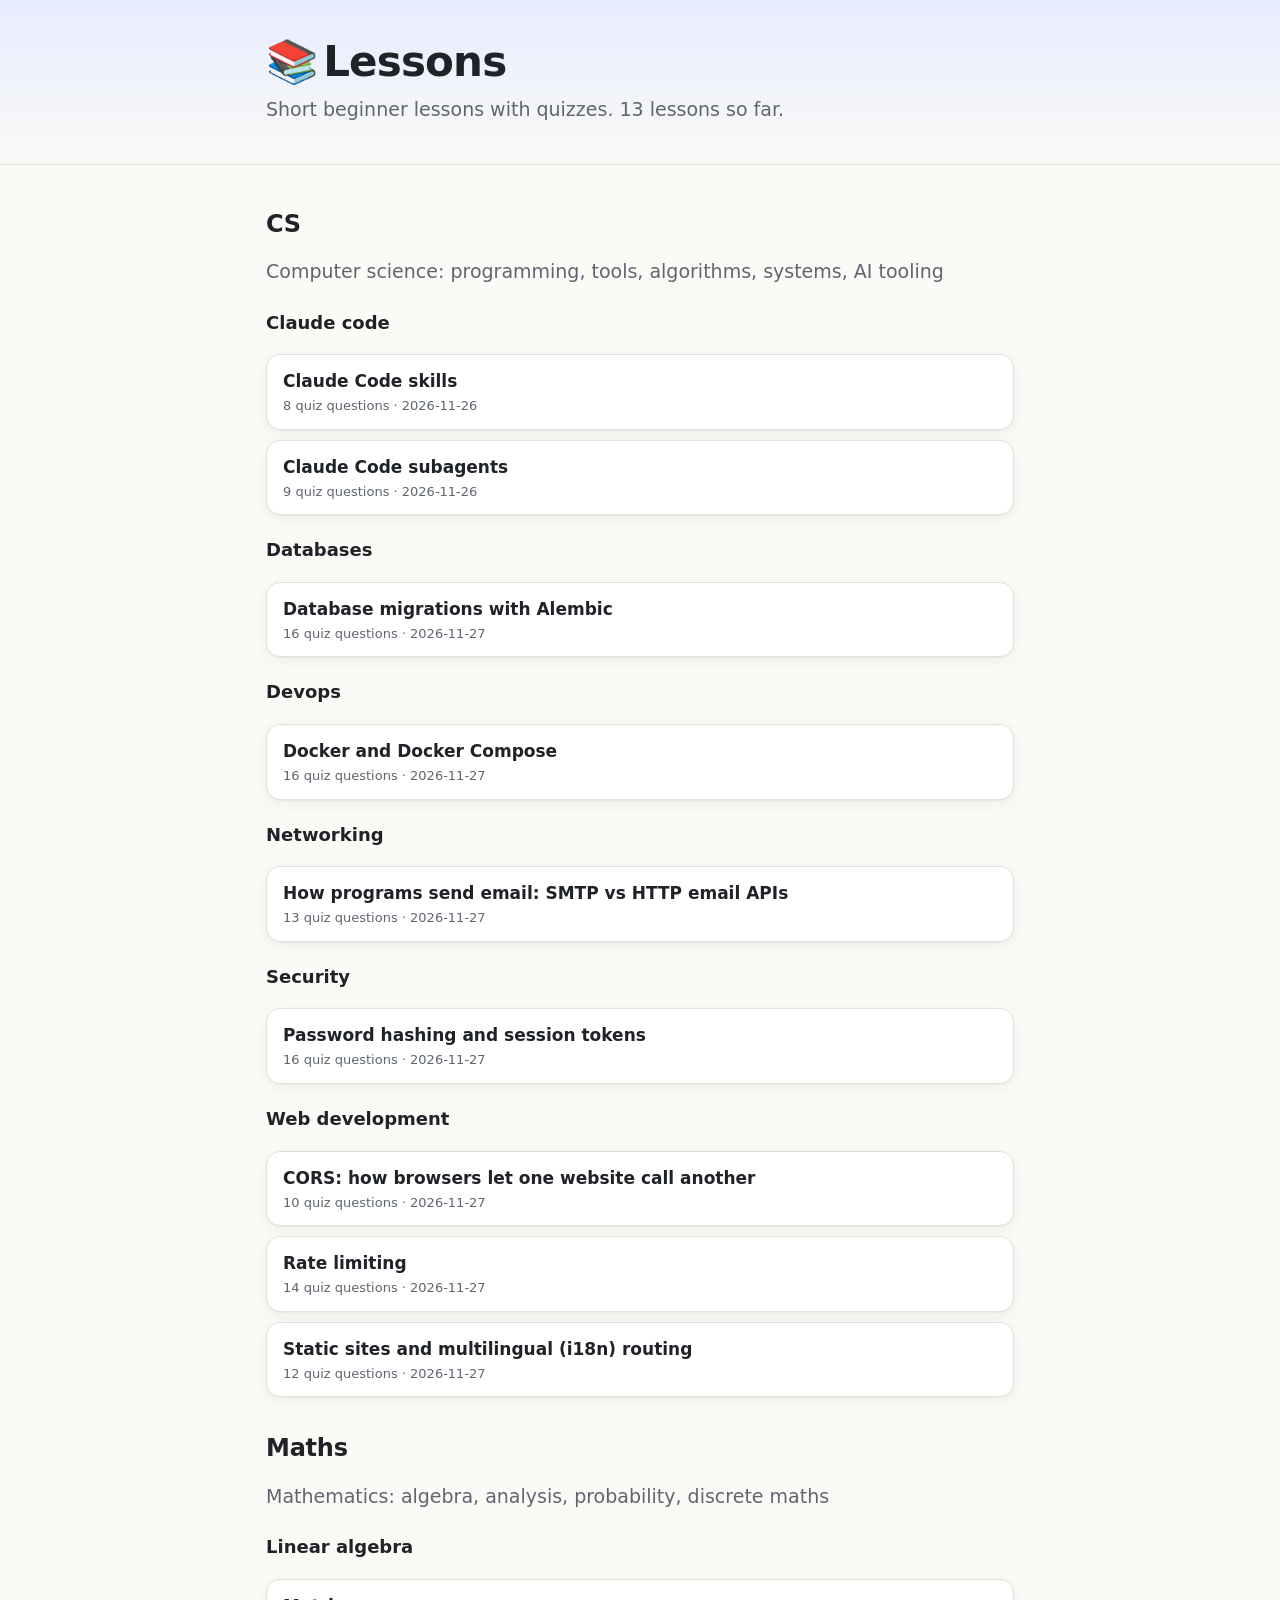
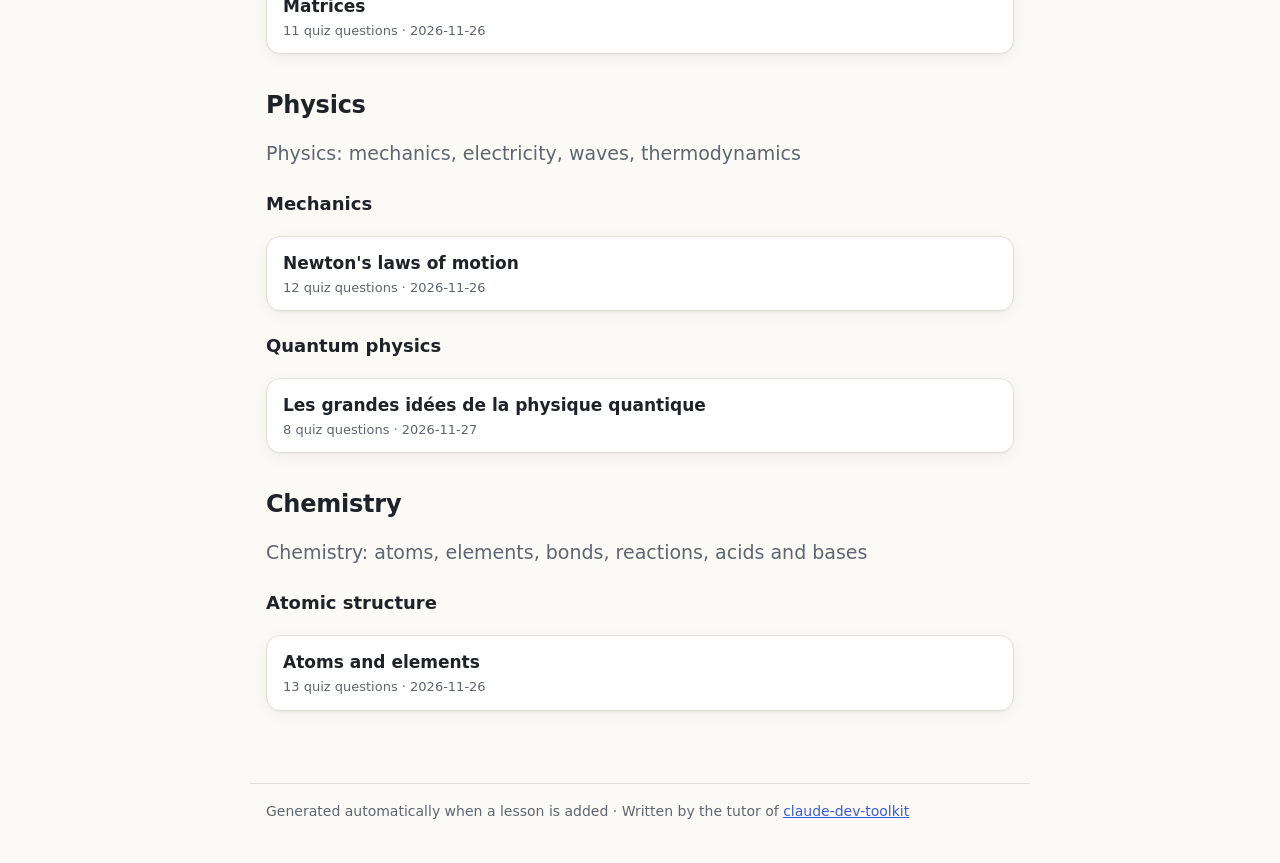
<file: index.html>
<!doctype html>
<html lang="en">
<head>
  <meta charset="utf-8">
  <meta name="viewport" content="width=device-width, initial-scale=1">
  <title>Lessons</title>
  <link rel="stylesheet" href="assets/lesson.css">
</head>
<body>
<header class="hero">
  <div class="hero-inner">
    <h1><span class="icon">📚</span>Lessons</h1>
    <p class="lede">Short beginner lessons with quizzes. 13 lessons so far.</p>
  </div>
</header>
<main>
  <section class="subject" id="cs">
    <h2>CS</h2>
    <p class="lede">Computer science: programming, tools, algorithms, systems, AI tooling</p>
    <h3>Claude code</h3>
    <ul class="lesson-list">
      <li><a href="cs/claude-code/skills.html"><strong>Claude Code skills</strong><div class="meta">8 quiz questions · 2026-11-26</div></a></li>
      <li><a href="cs/claude-code/subagents.html"><strong>Claude Code subagents</strong><div class="meta">9 quiz questions · 2026-11-26</div></a></li>
    </ul>
    <h3>Databases</h3>
    <ul class="lesson-list">
      <li><a href="cs/databases/database-migrations-alembic.html"><strong>Database migrations with Alembic</strong><div class="meta">16 quiz questions · 2026-11-27</div></a></li>
    </ul>
    <h3>Devops</h3>
    <ul class="lesson-list">
      <li><a href="cs/devops/docker-and-docker-compose.html"><strong>Docker and Docker Compose</strong><div class="meta">16 quiz questions · 2026-11-27</div></a></li>
    </ul>
    <h3>Networking</h3>
    <ul class="lesson-list">
      <li><a href="cs/networking/sending-email-smtp-vs-api.html"><strong>How programs send email: SMTP vs HTTP email APIs</strong><div class="meta">13 quiz questions · 2026-11-27</div></a></li>
    </ul>
    <h3>Security</h3>
    <ul class="lesson-list">
      <li><a href="cs/security/password-hashing-and-session-tokens.html"><strong>Password hashing and session tokens</strong><div class="meta">16 quiz questions · 2026-11-27</div></a></li>
    </ul>
    <h3>Web development</h3>
    <ul class="lesson-list">
      <li><a href="cs/web-development/cors.html"><strong>CORS: how browsers let one website call another</strong><div class="meta">10 quiz questions · 2026-11-27</div></a></li>
      <li><a href="cs/web-development/rate-limiting.html"><strong>Rate limiting</strong><div class="meta">14 quiz questions · 2026-11-27</div></a></li>
      <li><a href="cs/web-development/static-sites-and-i18n-routing.html"><strong>Static sites and multilingual (i18n) routing</strong><div class="meta">12 quiz questions · 2026-11-27</div></a></li>
    </ul>
  </section>
  <section class="subject" id="maths">
    <h2>Maths</h2>
    <p class="lede">Mathematics: algebra, analysis, probability, discrete maths</p>
    <h3>Linear algebra</h3>
    <ul class="lesson-list">
      <li><a href="maths/linear-algebra/matrices.html"><strong>Matrices</strong><div class="meta">11 quiz questions · 2026-11-26</div></a></li>
    </ul>
  </section>
  <section class="subject" id="physics">
    <h2>Physics</h2>
    <p class="lede">Physics: mechanics, electricity, waves, thermodynamics</p>
    <h3>Mechanics</h3>
    <ul class="lesson-list">
      <li><a href="physics/mechanics/newtons-laws.html"><strong>Newton's laws of motion</strong><div class="meta">12 quiz questions · 2026-11-26</div></a></li>
    </ul>
    <h3>Quantum physics</h3>
    <ul class="lesson-list">
      <li><a href="physics/quantum-physics/quantum-big-ideas.html"><strong>Les grandes idées de la physique quantique</strong><div class="meta">8 quiz questions · 2026-11-27</div></a></li>
    </ul>
  </section>
  <section class="subject" id="chemistry">
    <h2>Chemistry</h2>
    <p class="lede">Chemistry: atoms, elements, bonds, reactions, acids and bases</p>
    <h3>Atomic structure</h3>
    <ul class="lesson-list">
      <li><a href="chemistry/atomic-structure/atoms-and-elements.html"><strong>Atoms and elements</strong><div class="meta">13 quiz questions · 2026-11-26</div></a></li>
    </ul>
  </section>
</main>
<footer>Generated automatically when a lesson is added · Written by the tutor of <a href="https://github.com/E54Sacha/claude-dev-toolkit">claude-dev-toolkit</a></footer>
</body>
</html>
</file>
<file: assets/lesson.css>
/* Shared style for every lesson page. Lessons link it as ../../assets/lesson.css */
:root {
  --bg: #fbfaf7;
  --surface: #ffffff;
  --surface-2: #f3f1ec;
  --text: #1f2328;
  --muted: #5f6670;
  --border: #e3e0d8;
  --accent: #3b5bdb;
  --accent-soft: #e7ecff;
  --note: #3b5bdb;  --note-bg: #eef2ff;
  --tip: #2b8a3e;   --tip-bg: #ebfbee;
  --warn: #c2410c;  --warn-bg: #fff4e6;
  --pro: #2b8a3e;
  --con: #c2410c;
  --hl: #ffd43b;
  --shadow: 0 1px 2px rgba(0,0,0,.04), 0 4px 16px rgba(0,0,0,.05);
  --radius: 14px;
  --font: system-ui, -apple-system, "Segoe UI", Roboto, sans-serif;
  --mono: ui-monospace, "Cascadia Code", "SF Mono", Consolas, monospace;
}
@media (prefers-color-scheme: dark) {
  :root:not([data-theme="light"]) {
    --bg: #14161a; --surface: #1c1f24; --surface-2: #23272e; --text: #e6e6e6; --muted: #9aa1ab;
    --border: #30353d; --accent: #7c9cff; --accent-soft: #232b45;
    --note: #7c9cff; --note-bg: #1f2640; --tip: #69db7c; --tip-bg: #1a2b1f; --warn: #ffa94d; --warn-bg: #2f2418;
    --pro: #69db7c; --con: #ffa94d; --hl: #b38f00; --shadow: none;
  }
}
:root[data-theme="dark"] {
  --bg: #14161a; --surface: #1c1f24; --surface-2: #23272e; --text: #e6e6e6; --muted: #9aa1ab;
  --border: #30353d; --accent: #7c9cff; --accent-soft: #232b45;
  --note: #7c9cff; --note-bg: #1f2640; --tip: #69db7c; --tip-bg: #1a2b1f; --warn: #ffa94d; --warn-bg: #2f2418;
  --pro: #69db7c; --con: #ffa94d; --hl: #b38f00; --shadow: none;
}

* { box-sizing: border-box; }
html { -webkit-text-size-adjust: 100%; }
body {
  margin: 0; background: var(--bg); color: var(--text);
  font: 17px/1.65 var(--font);
}
a { color: var(--accent); }
main, .hero-inner, footer { max-width: 780px; margin: 0 auto; padding: 0 16px; }

/* Header */
.hero { background: linear-gradient(180deg, var(--accent-soft), var(--bg)); padding: 28px 0 24px; border-bottom: 1px solid var(--border); }
.crumbs { font-size: 14px; color: var(--muted); }
.crumbs a { color: var(--muted); text-decoration: none; }
.crumbs a:hover { color: var(--accent); }
.hero h1 { font-size: clamp(30px, 6vw, 42px); line-height: 1.15; margin: 10px 0 8px; letter-spacing: -.02em; }
.hero h1 .icon { margin-right: 6px; }
.lede { font-size: 19px; color: var(--muted); margin: 0 0 14px; }
.tags { display: flex; flex-wrap: wrap; gap: 8px; }
.tags span { font-size: 13px; padding: 3px 10px; border-radius: 999px; background: var(--surface); border: 1px solid var(--border); color: var(--muted); }

/* Sections */
main { padding-top: 8px; padding-bottom: 40px; }
section { margin: 36px 0; }
h2 { font-size: 24px; margin: 0 0 12px; letter-spacing: -.01em; display: flex; align-items: center; gap: 10px; }
h2 .icon { display: inline-grid; place-items: center; width: 36px; height: 36px; border-radius: 10px; background: var(--accent-soft); font-size: 19px; }
h3 { font-size: 18px; margin: 20px 0 6px; }
p { margin: 0 0 12px; }
code { font-family: var(--mono); font-size: .9em; background: var(--surface-2); padding: 1px 6px; border-radius: 6px; }
pre { background: var(--surface-2); border: 1px solid var(--border); border-radius: var(--radius); padding: 14px 16px; overflow-x: auto; font: 14px/1.55 var(--mono); }
pre code { background: none; padding: 0; }
.comment { color: var(--muted); font-style: italic; }

/* Key words */
.terms { display: grid; grid-template-columns: repeat(auto-fit, minmax(220px, 1fr)); gap: 12px; margin: 0; }
.terms > div { background: var(--surface); border: 1px solid var(--border); border-radius: var(--radius); padding: 12px 14px; box-shadow: var(--shadow); }
.terms dt { font-weight: 700; color: var(--accent); margin-bottom: 2px; }
.terms dd { margin: 0; font-size: 15px; color: var(--text); }

/* Steps */
.steps { list-style: none; counter-reset: step; padding: 0; margin: 0 0 16px; }
.steps li { counter-increment: step; position: relative; padding: 4px 0 12px 46px; }
.steps li::before {
  content: counter(step); position: absolute; left: 0; top: 2px; width: 32px; height: 32px; border-radius: 50%;
  display: grid; place-items: center; background: var(--accent); color: var(--surface); font-weight: 700; font-size: 15px;
}
.steps li:not(:last-child)::after { content: ""; position: absolute; left: 15px; top: 36px; bottom: 0; width: 2px; background: var(--border); }

/* Illustrations */
figure { margin: 20px 0; background: var(--surface); border: 1px solid var(--border); border-radius: var(--radius); padding: 18px; box-shadow: var(--shadow); text-align: center; }
figure svg { max-width: 100%; height: auto; }
figcaption { font-size: 14px; color: var(--muted); margin-top: 8px; }
.mermaid { background: none; border: none; text-align: center; }
/* Classes for hand-drawn SVGs: they follow light/dark mode */
.svg-box { fill: var(--surface-2); stroke: var(--border); stroke-width: 2; }
.svg-accent { fill: var(--accent-soft); stroke: var(--accent); stroke-width: 2; }
.svg-hl { fill: var(--hl); fill-opacity: .45; stroke: none; }
.svg-line { stroke: var(--muted); stroke-width: 2; fill: none; }
.svg-arrow { stroke: var(--accent); stroke-width: 2.5; fill: none; }
.svg-text { fill: var(--text); font: 16px var(--font); }
.svg-label { fill: var(--muted); font: 13px var(--font); }
.svg-strong { fill: var(--accent); font: 700 16px var(--font); }

/* Math */
.math { overflow-x: auto; padding: 4px 0; }

/* Callouts */
.callout { border-left: 4px solid var(--note); background: var(--note-bg); border-radius: 0 var(--radius) var(--radius) 0; padding: 12px 16px; margin: 18px 0; }
.callout > strong:first-child { display: block; color: var(--note); margin-bottom: 2px; }
.callout p:last-child { margin: 0; }
.callout.tip { border-color: var(--tip); background: var(--tip-bg); }
.callout.tip > strong:first-child { color: var(--tip); }
.callout.warning { border-color: var(--warn); background: var(--warn-bg); }
.callout.warning > strong:first-child { color: var(--warn); }

/* Pros and cons */
.pros-cons { display: grid; grid-template-columns: 1fr 1fr; gap: 12px; }
@media (max-width: 600px) { .pros-cons { grid-template-columns: 1fr; } }
.pros-cons > div { background: var(--surface); border: 1px solid var(--border); border-radius: var(--radius); padding: 12px 16px; }
.pros-cons h3 { margin-top: 0; }
.pros-cons .pros h3 { color: var(--pro); }
.pros-cons .cons h3 { color: var(--con); }
.pros-cons ul { margin: 0; padding-left: 20px; }

/* Other ways */
.alternatives { display: grid; gap: 10px; }
.alternatives > div { background: var(--surface); border: 1px dashed var(--border); border-radius: var(--radius); padding: 10px 14px; }

/* Quiz */
.quiz { list-style: none; counter-reset: q; padding: 0; margin: 0; display: grid; gap: 12px; }
.quiz > li { counter-increment: q; background: var(--surface); border: 1px solid var(--border); border-radius: var(--radius); padding: 14px 16px; box-shadow: var(--shadow); }
.quiz .q { font-weight: 600; margin: 0 0 8px; }
.quiz .q::before { content: counter(q) ". "; color: var(--accent); }
.quiz .options { list-style: upper-alpha; margin: 0 0 8px; padding-left: 26px; }
.quiz .options li { padding: 2px 0; }
.quiz details { border-top: 1px solid var(--border); padding-top: 8px; margin-top: 4px; }
.quiz summary { cursor: pointer; color: var(--accent); font-size: 15px; font-weight: 600; }
.quiz details p { margin: 8px 0 0; font-size: 15px; }
.quiz-tools { margin: 0 0 12px; }
.quiz-tools button { font: inherit; font-size: 14px; padding: 6px 14px; border-radius: 999px; border: 1px solid var(--border); background: var(--surface); color: var(--text); cursor: pointer; }

/* Index page */
.subject { margin: 32px 0; }
.lesson-list { list-style: none; padding: 0; display: grid; gap: 10px; }
.lesson-list a { display: block; text-decoration: none; color: var(--text); background: var(--surface); border: 1px solid var(--border); border-radius: var(--radius); padding: 12px 16px; box-shadow: var(--shadow); }
.lesson-list a:hover { border-color: var(--accent); }
.lesson-list .meta { font-size: 13px; color: var(--muted); }

footer { color: var(--muted); font-size: 14px; padding-top: 16px; padding-bottom: 40px; border-top: 1px solid var(--border); }

/* ===================================================================
   Illustration kit: diagrams built from HTML/CSS cards and icons.
   Icons: Font Awesome 6 (<i class="fa-solid fa-...">).
   =================================================================== */
:root {
  --c-blue: #2f6bdf;   --c-blue-bg: #eaf1ff;
  --c-green: #1f9d63;  --c-green-bg: #e6f7ee;
  --c-purple: #7b4fd6; --c-purple-bg: #f1ebfd;
  --c-orange: #d9730d; --c-orange-bg: #fff1e3;
  --c-red: #d63c3c;    --c-red-bg: #fdecec;
  --c-gray: #5f6b7a;   --c-gray-bg: #eef1f4;
}
@media (prefers-color-scheme: dark) {
  :root:not([data-theme="light"]) {
    --c-blue: #7da7ff;   --c-blue-bg: #1d2a47;
    --c-green: #5fd49a;  --c-green-bg: #17332a;
    --c-purple: #b394ff; --c-purple-bg: #2a2142;
    --c-orange: #ffad5c; --c-orange-bg: #36271a;
    --c-red: #ff8080;    --c-red-bg: #3a1f22;
    --c-gray: #a3adba;   --c-gray-bg: #262b33;
  }
}
:root[data-theme="dark"] {
  --c-blue: #7da7ff;   --c-blue-bg: #1d2a47;
  --c-green: #5fd49a;  --c-green-bg: #17332a;
  --c-purple: #b394ff; --c-purple-bg: #2a2142;
  --c-orange: #ffad5c; --c-orange-bg: #36271a;
  --c-red: #ff8080;    --c-red-bg: #3a1f22;
  --c-gray: #a3adba;   --c-gray-bg: #262b33;
}

/* Card that holds an illustration */
.illus {
  background: radial-gradient(120% 140% at 0% 0%, var(--accent-soft) 0%, var(--surface) 55%);
  border: 1px solid var(--border); border-radius: 18px; padding: 22px 18px;
  box-shadow: var(--shadow); margin: 20px 0; text-align: center;
}
.illus > figcaption, .illus .caption { font-size: 14px; color: var(--muted); margin-top: 14px; }
.illus svg { max-width: 100%; height: auto; }

/* Flow: nodes joined by arrows */
.flow { display: flex; align-items: center; justify-content: center; gap: 8px; flex-wrap: nowrap; }
.flow.vertical { flex-direction: column; }
.node {
  --c: var(--c-blue); --c-bg: var(--c-blue-bg);
  background: var(--c-bg); border: 1.5px solid var(--c); border-radius: 14px;
  padding: 12px 14px; min-width: 112px; max-width: 200px; color: var(--text);
  font-size: 14px; font-weight: 600; line-height: 1.3; text-align: center;
  box-shadow: 0 2px 8px rgba(0,0,0,.05);
}
.node > i, .node .ico {
  display: grid; place-items: center; width: 40px; height: 40px; margin: 0 auto 8px;
  border-radius: 12px; background: var(--c); color: var(--surface); font-size: 18px; font-style: normal;
}
.node .tag { display: block; font-size: 10.5px; font-weight: 800; letter-spacing: .06em; text-transform: uppercase; color: var(--c); margin-bottom: 3px; }
.node small { display: block; font-weight: 500; color: var(--muted); font-size: 12.5px; margin-top: 3px; }
.node.decision { border-style: dashed; border-width: 2px; }
.node.decision::before { content: "?"; display: grid; place-items: center; width: 22px; height: 22px; margin: -24px auto 6px; border-radius: 50%; background: var(--c); color: var(--surface); font-weight: 800; font-size: 13px; }
.node.ghost { background: transparent; border-style: dashed; color: var(--muted); }

.arrow { display: flex; flex-direction: column; align-items: center; gap: 4px; color: var(--muted); font-size: 12px; font-weight: 700; min-width: 54px; }
.arrow::after {
  content: ""; width: 46px; height: 12px;
  background: linear-gradient(currentColor, currentColor) left center / calc(100% - 9px) 2px no-repeat,
              conic-gradient(from 225deg at 100% 50%, currentColor 0 90deg, transparent 0) right center / 10px 12px no-repeat;
}
.arrow.back::after { transform: scaleX(-1); }
.arrow.both::after {
  background: linear-gradient(currentColor, currentColor) center / calc(100% - 18px) 2px no-repeat,
              conic-gradient(from 225deg at 100% 50%, currentColor 0 90deg, transparent 0) right center / 10px 12px no-repeat,
              conic-gradient(from 45deg at 0% 50%, currentColor 0 90deg, transparent 0) left center / 10px 12px no-repeat;
}
.flow.vertical > .arrow::after, .arrow.down::after { transform: rotate(90deg); margin: 16px 0; }
.arrow.c-blue, .arrow.c-green, .arrow.c-purple, .arrow.c-orange, .arrow.c-red { color: var(--c); }

/* Branches: a decision with two (or more) outcomes */
.branches { display: flex; justify-content: center; gap: 18px; flex-wrap: wrap; }
.branch { display: flex; flex-direction: column; align-items: center; gap: 6px; }
.chip { display: inline-flex; align-items: center; gap: 6px; font-size: 12px; font-weight: 800; padding: 4px 12px; border-radius: 999px; background: var(--c-bg, var(--surface-2)); color: var(--c, var(--muted)); border: 1.5px solid var(--c, var(--border)); }

/* Before / after (or wrong / right) */
.compare { display: grid; grid-template-columns: 1fr auto 1fr; align-items: center; gap: 12px; text-align: left; }
.compare .side { background: var(--c-bg); border: 1.5px solid var(--c); border-radius: 14px; padding: 14px; }
.compare .side .chip { margin-bottom: 8px; }
.compare .side p { margin: 0; font-size: 14.5px; }

/* Timeline */
.timeline { display: flex; justify-content: space-between; position: relative; padding: 8px 4px 0; }
.timeline::before { content: ""; position: absolute; left: 32px; right: 32px; top: 27px; height: 2px; background: var(--border); }
.timeline .stop { position: relative; flex: 1; display: flex; flex-direction: column; align-items: center; gap: 8px; font-size: 13px; font-weight: 600; padding: 0 4px; }
.timeline .stop i { display: grid; place-items: center; width: 40px; height: 40px; border-radius: 50%; background: var(--surface); border: 2px solid var(--c, var(--border)); color: var(--c, var(--muted)); font-size: 16px; }
.timeline .stop.active i { background: var(--c, var(--accent)); color: var(--surface); }
.timeline .stop small { font-weight: 500; color: var(--muted); }

/* Layers: stacked tinted regions */
.layers { display: grid; gap: 10px; text-align: left; }
.layer { background: var(--c-bg); border: 1.5px solid var(--c); border-radius: 14px; padding: 12px 14px; display: flex; align-items: center; gap: 12px; }
.layer > i { display: grid; place-items: center; flex: none; width: 38px; height: 38px; border-radius: 10px; background: var(--c); color: var(--surface); }
.layer strong { display: block; }
.layer span { color: var(--muted); font-size: 14px; }
.layer.dashed { border-style: dashed; }

/* Big numbers */
.stats { display: flex; justify-content: center; gap: 12px; flex-wrap: wrap; }
.stat { background: var(--surface); border: 1px solid var(--border); border-top: 4px solid var(--c, var(--accent)); border-radius: 14px; padding: 12px 16px; min-width: 120px; }
.stat .value { font-size: 28px; font-weight: 800; color: var(--c, var(--accent)); line-height: 1.1; }
.stat .label { font-size: 13px; color: var(--muted); }

/* Small illustration inside a quiz question */
.q-figure { margin: 4px 0 10px; text-align: center; }
.q-figure svg { max-width: 340px; width: 100%; height: auto; }

@media (max-width: 600px) {
  .flow:not(.keep-row) { flex-direction: column; }
  .flow:not(.keep-row) > .arrow::after { transform: rotate(90deg); margin: 16px 0; }
  .flow:not(.keep-row) > .arrow.back::after { transform: rotate(-90deg); }
  .compare { grid-template-columns: 1fr; }
  .compare > .arrow::after { transform: rotate(90deg); margin: 16px 0; }
  .node { max-width: 100%; }
  .illus { padding: 16px 10px; }
  .flow.keep-row { gap: 4px; }
  .flow.keep-row .node { min-width: 0; flex: 1 1 0; padding: 8px 6px; font-size: 12px; }
  .flow.keep-row .node > i { width: 30px; height: 30px; font-size: 14px; border-radius: 9px; }
  .flow.keep-row .node .tag { font-size: 9px; letter-spacing: .03em; }
  .flow.keep-row .arrow { min-width: 30px; font-size: 10px; }
  .flow.keep-row .arrow::after { width: 28px; }
  .timeline { flex-direction: column; gap: 12px; padding-left: 4px; }
  .timeline::before { left: 23px; right: auto; top: 20px; bottom: 20px; width: 2px; height: auto; }
  .timeline .stop { flex-direction: row; text-align: left; gap: 12px; }
  .timeline .stop i { flex: none; }
}

/* Colour classes last, so they override component defaults */
.c-blue   { --c: var(--c-blue);   --c-bg: var(--c-blue-bg); }
.c-green  { --c: var(--c-green);  --c-bg: var(--c-green-bg); }
.c-purple { --c: var(--c-purple); --c-bg: var(--c-purple-bg); }
.c-orange { --c: var(--c-orange); --c-bg: var(--c-orange-bg); }
.c-red    { --c: var(--c-red);    --c-bg: var(--c-red-bg); }
.c-gray   { --c: var(--c-gray);   --c-bg: var(--c-gray-bg); }
</file>
